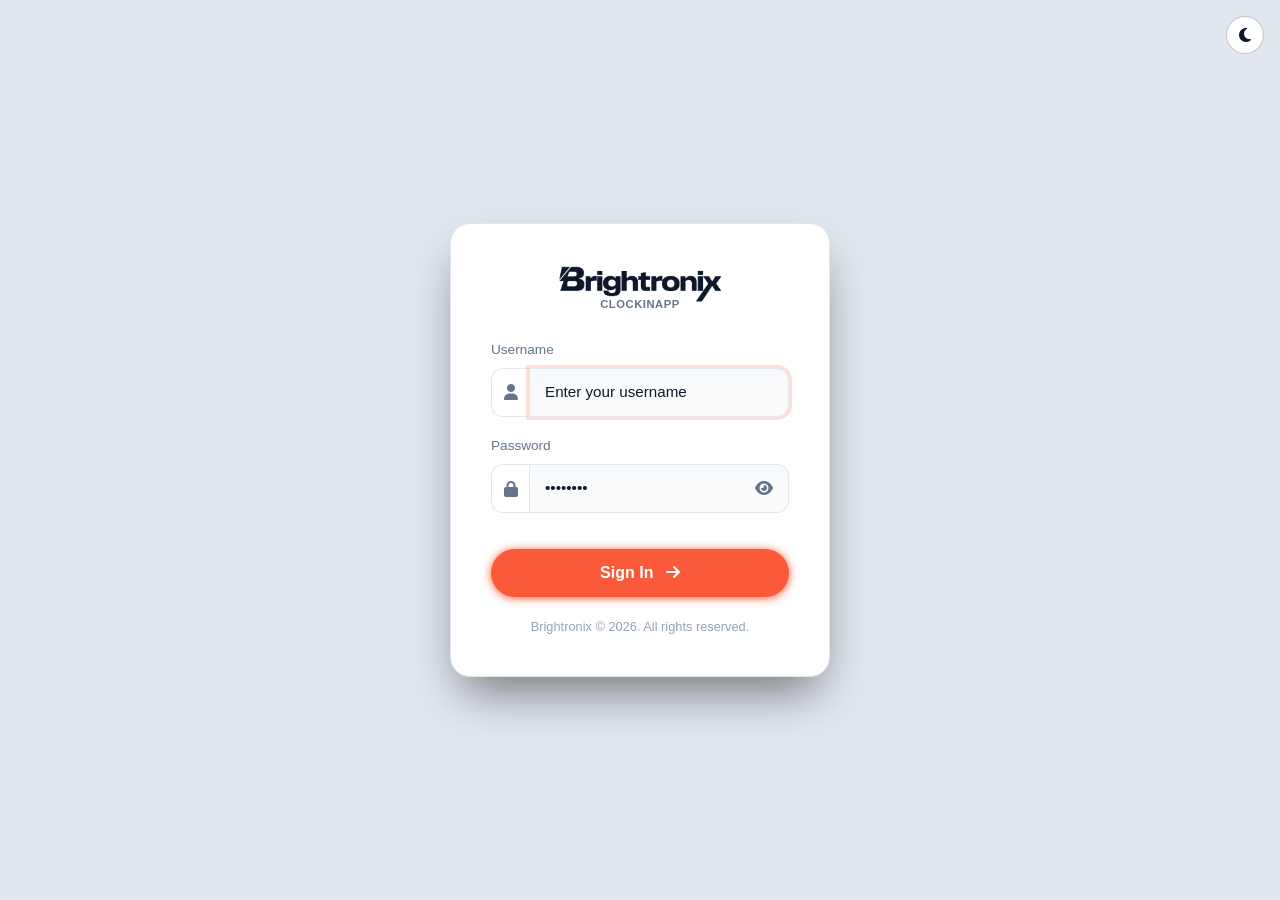
<file: pages/index.html>
<!DOCTYPE html>
<html lang="es">

<head>
    <meta charset="UTF-8" />
    <meta name="viewport" content="width=device-width, initial-scale=1.0" />
    <title>QR App - Asistencia</title>
    <script>
        (function () {
            var key = 'clockinapp_theme';
            var saved = localStorage.getItem(key);
            var prefersDark = window.matchMedia && window.matchMedia('(prefers-color-scheme: dark)').matches;
            var theme = saved || (prefersDark ? 'dark' : 'light');
            document.documentElement.setAttribute('data-theme', theme);
        })();
    </script>
    <link rel="stylesheet" href="../assets/css/global_login.css" />
    <link rel="stylesheet" href="../assets/css/index_login.css" />
    <link rel="stylesheet" href="../assets/css/modern_theme.css" />
</head>

<body>
    <div class="container">
        <h1>Cargando...</h1>
        <p>Redirigiendo al formulario de inicio de sesión.</p>
    </div>
    <script>
        // Redirect to login page (absolute path)
    window.location.href = 'login/login.html';
    </script>
</body>

</html>
</file>
<file: assets/css/global_login.css>
/* Sidebar */
.sidebar {
    width: 250px;
    background-color: var(--dark-color, var(--clr-1d1d1d));
    color: white;
    padding: 20px;
    min-height: 100vh;
    position: fixed;
    top: 0;
    left: 0;
    transform: translateX(0);
    transition: transform 0.3s ease-in-out;
    z-index: 1000;
}

.sidebar h2 {
    text-align: center;
    margin-bottom: 20px;
    color: var(--primary-color, var(--clr-e63946));
}

.sidebar ul {
    list-style: none;
    padding: 0;
    margin: 0;
}

.sidebar ul li {
    margin-bottom: 15px;
}

.sidebar ul li a {
    color: white;
    text-decoration: none;
    display: block;
    padding: 10px;
    border-radius: 5px;
    transition: background 0.3s ease;
}

.sidebar ul li a:hover {
    background: var(--clr-rgba-230-57-70-0-7);
}

/* Botón de abrir sidebar */
.open-sidebar-button {
    background: var(--primary-color, var(--clr-e63946));
    color: white;
    border: none;
    padding: 8px 12px;
    border-radius: 5px;
    font-size: 22px;
    cursor: pointer;
    display: none; /* se muestra solo en móvil */
    flex-shrink: 0;
}

/* Botón de cerrar sidebar */
.close-sidebar-button {
    position: absolute;
    top: 15px;
    right: 15px;
    background: transparent;
    border: none;
    font-size: 26px;
    color: white;
    cursor: pointer;
    z-index: 1101;
}

/* Backdrop (fondo oscuro al abrir en móvil) */
.sidebar-backdrop {
    display: none;
    position: fixed;
    top: 0;
    left: 0;
    width: 100%;
    height: 100%;
    background: var(--clr-rgba-0-0-0-0-5);
    z-index: 900;
}

/* Main content */
.main-content {
    margin-left: 250px;
    padding: 20px;
    transition: margin-left 0.3s ease-in-out;
}

/* Mobile */
@media (max-width: 768px) {
    .sidebar {
        transform: translateX(-100%);
    }

    .sidebar.open {
        transform: translateX(0);
    }

    .open-sidebar-button {
        display: block;
    }

    .main-content {
        margin-left: 0;
    }

    .sidebar-backdrop.active {
        display: block;
    }
}
</file>
<file: assets/css/index_login.css>
:root {
    /* Paleta Dark Mode (Deep Matte) de style.css */
    --bg-body: #1b212d;
    --bg-card: #242a38;
    --bg-input: #151a23;
    --primary: #fb5a3a;
    --primary-hover: #e14e32;
    --text-white: #ffffff;
    --text-gray: #94a3b8;
    --text-muted: #58657a;
    --border-subtle: #2f384a;
    --radius-box: 20px;
}

html[data-theme="light"] {
    --bg-body: #e2e8f0;
    --bg-card: #ffffff;
    --bg-input: #f8fafc;
    --text-white: #0f172a;
    --text-gray: #64748b;
    --text-muted: #94a3b8;
    --border-subtle: #e2e8f0;
}

* {
    margin: 0;
    padding: 0;
    box-sizing: border-box;
}

body {
    background: var(--bg-body) !important;
    color: var(--text-white);
    font-family: 'Poppins', sans-serif;
    height: 100vh;
    display: flex;
    justify-content: center;
    align-items: center;
    margin: 0;
    transition: background-color 0.3s ease, color 0.3s ease;
}

html[data-theme="light"] .form-control,
html[data-theme="light"] .btn-eye { 
    background: var(--bg-input); 
    color: #0f172a; 
    border-color: var(--border-subtle); 
}

.login-theme-toggle {
    position: fixed; top: 16px; right: 16px; width: 38px; height: 38px; border-radius: 999px;
    border: 1px solid rgba(255,255,255,0.2); background: rgba(17,24,39,.92); color: #fff;
    display: flex; align-items: center; justify-content: center; cursor: pointer;
    z-index: 1000;
}

html[data-theme="light"] .login-theme-toggle { 
    border-color: rgba(15,23,42,0.25); background: #fff; color: #0f172a; 
}

.login-wrapper {
    width: 100%;
    max-width: 420px;
    padding: 20px;
}

.login-card {
    background: var(--bg-card);
    border-radius: var(--radius-box);
    padding: 40px;
    border: 1px solid var(--border-subtle);
    box-shadow: 0 25px 50px -12px rgba(0, 0, 0, 0.5);
}

.brand {
    display: flex;
    align-items: center;
    justify-content: center;
    gap: 12px;
    font-size: 1.5rem;
    font-weight: 700;
    margin-bottom: 30px;
    color: white;
}

.brand-icon {
    width: 40px; height: 40px;
    background: var(--primary);
    border-radius: 12px;
    display: flex; align-items: center; justify-content: center;
    box-shadow: 0 4px 15px rgba(99, 102, 241, 0.4);
}

.form-label {
    color: var(--text-gray) !important;
    font-size: 0.85rem;
    font-weight: 500;
    margin-bottom: 8px;
}

.form-control {
    background: var(--bg-input);
    border: 1px solid var(--border-subtle);
    border-radius: 12px;
    color: var(--text-white) !important;
    padding: 12px 15px;
    font-size: 0.95rem;
}

.form-control:focus {
    background: var(--bg-input);
    color: var(--text-white);
    border-color: var(--primary);
    box-shadow: 0 0 0 3px rgba(251, 90, 58, 0.2);
    z-index: 2;
}

.form-control:-webkit-autofill,
.form-control:-webkit-autofill:hover, 
.form-control:-webkit-autofill:focus {
    -webkit-text-fill-color: var(--text-white) !important;
    -webkit-box-shadow: 0 0 0px 1000px var(--bg-input) inset !important;
    transition: background-color 5000s ease-in-out 0s;
}

.btn-eye {
    background: var(--bg-input);
    border: 1px solid var(--border-subtle);
    border-left: 0;
    color: var(--text-gray) !important;
    border-radius: 0 12px 12px 0;
    padding: 0 15px;
    transition: 0.2s;
}

.btn-eye:hover {
    background: var(--bg-body);
    color: white;
    border-color: var(--border-subtle);
}

.input-group-text i {
    color: var(--text-gray) !important;
}

.form-control::placeholder {
    color: var(--text-gray) !important;
    opacity: 1;
}

.btn-login {
    background: var(--primary);
    color: white;
    padding: 12px;
    border-radius: 50px;
    font-weight: 600;
    border: none;
    width: 100%;
    margin-top: 20px;
    transition: 0.3s;
    box-shadow: 0 1px 10px var(--primary);
}

.btn-login:hover {
    background: var(--primary-hover);
    transform: translateY(-2px);
}

#loginMessage:not(:empty) {
    background: rgba(239, 68, 68, 0.1);
    border: 1px solid rgba(239, 68, 68, 0.2);
    color: #fca5a5;
    border-radius: 10px;
    font-size: 0.9rem;
    padding: 8px;
    margin-bottom: 24px;
}

html[data-theme="light"] #loginMessage:not(:empty) {
    background: #fee2e2;
    border-color: #fca5a5;
    color: #b91c1c;
}

.footer-text {
    text-align: center;
    margin-top: 20px;
    font-size: 0.8rem;
    color: var(--text-muted);
}

.logo-container {
    display: flex;
    flex-direction: column;
    align-items: center;
    margin-bottom: 1.5rem;
}

.logo-full {
    height: 2.5rem;
    width: 220px;
    background-color: var(--text-white);
    -webkit-mask: url("../logo-text.png") no-repeat center;
    mask: url("../logo-text.png") no-repeat center;
    -webkit-mask-size: contain;
    mask-size: contain;
    background-size: contain;
    background-repeat: no-repeat;
    background-position: center;
    transition: all 0.3s ease;
}

.app-subtitle {
    font-size: 0.7rem;
    color: var(--text-gray);
    font-weight: 700;
    letter-spacing: 0.05em;
    text-transform: uppercase;
    margin-top: -0.5rem;
    margin-left: 0;
}
</file>
<file: assets/css/modern_theme.css>
/* modern_theme.css - theme system (dark/light) */
html[data-theme="dark"] {
    /* Brightronix Dark Palette */
    --bg-body: #1b212d;
    --bg-card: #242a38;
    --bg-input: #1e2432;
    --primary: #fb5a3a;
    --primary-hover: #e14e32;
    --text-white: #ffffff;
    --text-gray: #94a3b8;
    --text-muted: #58657a;
    --border-subtle: #2f384a;
    --radius-box: 20px;

    --clr-000: #000;
    --primary-color: var(--primary);
    --primary-dark-color: var(--primary-hover);
    --background-color: var(--bg-body);
    --card-background: var(--bg-card);
    --border-color: var(--border-subtle);
    --dark-color: var(--bg-input);
    --light-color: #3b4458;
    --text-color: var(--text-white);
    --success-color: var(--clr-59e2a8);
    --danger-color: var(--clr-ff8a97);
    --sidebar-active-text: #ffffff;
    --sidebar-link-text: var(--text-gray);
    --bg-app: var(--bg-body);
    --bg-panel: var(--bg-card);
    --shadow-card: 0 25px 50px -12px rgba(0, 0, 0, 0.5);
    --clr-0056b3: #0056b3;
    --clr-007bff: #007bff;
    --clr-121a2f: #121a2f;
    --clr-121b31: #121b31;
    --clr-131d34: #131d34;
    --clr-1a2238: #1a2238;
    --clr-1a2740: #1a2740;
    --clr-1b243a: #1b243a;
    --clr-1c2742: #1c2742;
    --clr-1d1d1d: #1d1d1d;
    --clr-1e2840: #1e2840;
    --clr-1f2941: #1f2941;
    --clr-212529: #212529;
    --clr-212d49: #212d49;
    --clr-222: #222;
    --clr-232d46: #232d46;
    --clr-232e4a: #232e4a;
    --clr-26314c: #26314c;
    --clr-28a745: #28a745;
    --clr-2b3654: #2b3654;
    --clr-2b3757: #2b3757;
    --clr-2ecc71: #2ecc71;
    --clr-333: #333;
    --clr-3498db: #3498db;
    --clr-3c4869: #3c4869;
    --clr-444: #444;
    --clr-445377: #445377;
    --clr-46d59b: #46d59b;
    --clr-555: #555;
    --clr-59e2a8: #59e2a8;
    --clr-5ca7ff: #5ca7ff;
    --clr-666: #666;
    --clr-7fbde4: #7fbde4;
    --clr-856404: #856404;
    --clr-95a5a6: #95a5a6;
    --clr-9fb0cd: #9fb0cd;
    --clr-a0a8a9: #a0a8a9;
    --clr-aa4252: #aa4252;
    --clr-aaa: #aaa;
    --clr-add: #add;
    --clr-b57cdb: #b57cdb;
    --clr-c62828: #c62828;
    --clr-ccc: #ccc;
    --clr-d1dcf8: #d1dcf8;
    --clr-d8e0f4: #d8e0f4;
    --clr-dbe4fb: #dbe4fb;
    --clr-dc3545: #dc3545;
    --clr-ddd: #ddd;
    --clr-e63946: #e63946;
    --clr-e6e6e6: #e6e6e6;
    --clr-e74c3c: #e74c3c;
    --clr-e7edff: #e7edff;
    --clr-e98a82: #e98a82;
    --clr-eaf0ff: #eaf0ff;
    --clr-eef2ff: #eef2ff;
    --clr-f1f1f1: #f1f1f1;
    --clr-f39c12: #f39c12;
    --clr-f4cf5d: #f4cf5d;
    --clr-f4f6f9: #f4f6f9;
    --clr-f4f7ff: #f4f7ff;
    --clr-f8f9fa: #f8f9fa;
    --clr-ff6247: #ff6247;
    --clr-ff7a5f: #ff7a5f;
    --clr-ff7b62: #ff7b62;
    --clr-ff815f: #ff815f;
    --clr-ff8a97: #ff8a97;
    --clr-ff8d74: #ff8d74;
    --clr-ffc107: #ffc107;
    --clr-fff: #fff;
    --clr-rgba-0-0-0-0-05: rgba(0,0,0,0.05);
    --clr-rgba-0-0-0-0-2: rgba(0,0,0,0.2);
    --clr-rgba-0-0-0-0-3: rgba(0,0,0,0.3);
    --clr-rgba-0-0-0-0-5: rgba(0,0,0,0.5);
    --clr-rgba-0-0-0-0-7: rgba(0,0,0,0.7);
    --clr-rgba-149-165-166-0-15: rgba(149, 165, 166, 0.15);
    --clr-rgba-149-165-166-0-2: rgba(149, 165, 166, 0.2);
    --clr-rgba-154-180-223-0-28: rgba(154, 180, 223, 0.28);
    --clr-rgba-154-180-223-0-35: rgba(154, 180, 223, 0.35);
    --clr-rgba-155-89-182-0-2: rgba(155, 89, 182, 0.2);
    --clr-rgba-159-176-205-0-16: rgba(159, 176, 205, 0.16);
    --clr-rgba-159-176-205-0-2: rgba(159, 176, 205, 0.2);
    --clr-rgba-159-176-205-0-22: rgba(159, 176, 205, 0.22);
    --clr-rgba-19-30-52-0-65: rgba(19, 30, 52, 0.65);
    --clr-rgba-20-30-50-0-55: rgba(20, 30, 50, 0.55);
    --clr-rgba-230-57-70-0-7: rgba(230,57,70,0.7);
    --clr-rgba-231-76-60-0-2: rgba(231, 76, 60, 0.2);
    --clr-rgba-231-76-60-0-3: rgba(231, 76, 60, 0.3);
    --clr-rgba-231-76-60-0-35: rgba(231, 76, 60, 0.35);
    --clr-rgba-231-76-60-0-5: rgba(231, 76, 60, 0.5);
    --clr-rgba-243-156-18-0-2: rgba(243, 156, 18, 0.2);
    --clr-rgba-243-156-18-0-3: rgba(243, 156, 18, 0.3);
    --clr-rgba-255-98-71-0-18: rgba(255, 98, 71, 0.18);
    --clr-rgba-255-255-255-0-05: rgba(255,255,255,0.05);
    --clr-rgba-255-255-255-0-1: rgba(255,255,255,0.1);
    --clr-rgba-255-255-255-0-15: rgba(255,255,255,0.15);
    --clr-rgba-255-255-255-0-2: rgba(255,255,255,0.2);
    --clr-rgba-255-255-255-0-5: rgba(255,255,255,0.5);
    --clr-rgba-255-255-255-0-6: rgba(255,255,255,0.6);
    --clr-rgba-255-255-255-0-7: rgba(255,255,255,0.7);
    --clr-rgba-255-255-255-0-8: rgba(255,255,255,0.8);
    --clr-rgba-29-39-63-0-96: rgba(29, 39, 63, 0.96);
    --clr-rgba-39-50-78-0-94: rgba(39, 50, 78, 0.94);
    --clr-rgba-46-204-113-0-2: rgba(46, 204, 113, 0.2);
    --clr-rgba-46-204-113-0-3: rgba(46, 204, 113, 0.3);
    --clr-rgba-46-204-113-0-35: rgba(46, 204, 113, 0.35);
    --clr-rgba-46-204-113-0-5: rgba(46, 204, 113, 0.5);
    --clr-rgba-52-152-219-0-2: rgba(52, 152, 219, 0.2);
    --clr-rgba-6-10-22-0-35: rgba(6, 10, 22, 0.35);
    --clr-rgba-6-10-22-0-4: rgba(6, 10, 22, 0.4);
    --clr-rgba-9-14-24-0-72: rgba(9, 14, 24, 0.72);
    --clr-rgba-92-167-255-0-08: rgba(92, 167, 255, 0.08);
    --clr-rgba-92-167-255-0-15: rgba(92, 167, 255, 0.15);
    --clr-rgba-92-167-255-0-35: rgba(92, 167, 255, 0.35);
    --clr-rgba-92-167-255-0-55: rgba(92, 167, 255, 0.55);
}

html[data-theme="light"] {
    /* Brightronix Light Palette */
    --bg-body: #e2e8f0;
    --bg-card: #ffffff;
    --bg-input: #f8fafc;
    --primary: #fb5a3a;
    --primary-hover: #e14e32;
    --text-white: #0f172a;
    --text-gray: #64748b;
    --text-muted: #94a3b8;
    --border-subtle: #cbd5e1;
    --radius-box: 20px;

    --clr-121a2f: var(--bg-body);
    --primary-color: var(--primary);
    --primary-dark-color: var(--primary-hover);
    --background-color: var(--bg-body);
    --card-background: var(--bg-card);
    --border-color: var(--border-subtle);
    --dark-color: var(--bg-input);
    --light-color: #edf2f7;
    --text-color: var(--text-white);
    --success-color: #15803d;
    --danger-color: #b91c1c;
    --sidebar-active-text: var(--text-white);
    --sidebar-link-text: var(--text-gray);
    --bg-app: var(--bg-body);
    --bg-panel: var(--bg-card);
    --shadow-card: 0 14px 30px rgba(15, 23, 42, 0.08);
    --clr-1f2941: #ffffff;
    --clr-26314c: #ffffff;
    --clr-2b3654: #edf2f7;
    --clr-232d46: #ffffff;
    --clr-1b243a: #ffffff;
    --clr-1a2238: #e2e8f0;
    --clr-1c2742: #f7f8fa;
    --clr-29-39-63: #ffffff;
    --clr-121b31: #ffffff;
    --clr-131d34: #ffffff;
    --clr-212d49: #ffffff;
    --clr-232e4a: #ffffff;
    --clr-1e2840: #ffffff;
    --clr-eef2ff: #1a202c;
    --clr-e7edff: #1a202c;
    --clr-eaf0ff: #1a202c;
    --clr-f4f7ff: #1a202c;
    --clr-dbe4fb: #1a202c;
    --clr-d8e0f4: #4a5568;
    --clr-9fb0cd: #4a5568;
    --clr-d1dcf8: #4a5568;
    --clr-e6e6e6: #4a5568;
    --clr-333: #1a202c;
    --clr-222: #1a202c;
    --clr-444: #4a5568;
    --clr-555: #4a5568;
    --clr-666: #4a5568;
    --clr-aaa: #6b7280;
    --clr-add: #4a5568;
    --clr-ccc: #d1d5db;
    --clr-ddd: #e2e8f0;
    --clr-f1f1f1: #edf2f7;
    --clr-f4f6f9: #f7f8fa;
    --clr-f8f9fa: #edf2f7;
    --clr-fff: #ffffff;
    --clr-rgba-159-176-205-0-2: rgba(148, 163, 184, 0.35);
    --clr-rgba-159-176-205-0-16: rgba(148, 163, 184, 0.3);
    --clr-rgba-159-176-205-0-22: rgba(148, 163, 184, 0.4);
    --clr-rgba-154-180-223-0-28: rgba(148, 163, 184, 0.45);
    --clr-rgba-154-180-223-0-35: rgba(148, 163, 184, 0.45);
    --clr-rgba-39-50-78-0-94: rgba(255,255,255,0.95);
    --clr-rgba-29-39-63-0-96: rgba(255,255,255,0.98);
    --clr-rgba-20-30-50-0-55: rgba(226,232,240,0.8);
    --clr-rgba-19-30-52-0-65: rgba(226,232,240,0.75);
    --clr-rgba-9-14-24-0-72: rgba(15,23,42,0.35);
    --clr-rgba-255-255-255-0-05: rgba(15,23,42,0.05);
    --clr-rgba-255-255-255-0-1: rgba(15,23,42,0.08);
    --clr-rgba-255-255-255-0-15: rgba(15,23,42,0.12);
    --clr-rgba-255-255-255-0-2: rgba(15,23,42,0.15);
    --clr-rgba-255-255-255-0-5: rgba(15,23,42,0.25);
    --clr-rgba-255-255-255-0-6: rgba(15,23,42,0.3);
    --clr-rgba-255-255-255-0-7: rgba(15,23,42,0.35);
    --clr-rgba-255-255-255-0-8: rgba(15,23,42,0.4);
    --clr-rgba-0-0-0-0-3: rgba(15,23,42,0.15);
    --clr-rgba-0-0-0-0-5: rgba(15,23,42,0.2);
    --clr-rgba-0-0-0-0-7: rgba(15,23,42,0.28);
    --clr-3c4869: #cbd5e1;
    --clr-2b3757: #edf2f7;
    --clr-445377: #64748b;
    --clr-aa4252: #dc3545;
}

:root {
    --accent-primary: var(--primary);
    --accent-primary-hover: var(--primary-hover);
    --accent-danger: var(--clr-e63946);
    --radius-sm: 10px;
    --radius-md: 14px;
    --radius-lg: 20px;
    --shadow-soft: 0 10px 25px rgba(0,0,0,0.15);
    --shadow-focus: 0 0 0 3px rgba(251, 90, 58, 0.2);
    --content-max: 1100px;
    --scan-max: 700px;
    --bg-app: var(--clr-121a2f);
    --bg-panel: var(--clr-rgba-29-39-63-0-96);
    --border-subtle: var(--clr-rgba-159-176-205-0-2);
    --shadow-card: 0 14px 34px var(--clr-rgba-6-10-22-0-35);
}

html,
body,
body *,
body *::before,
body *::after {
    transition: background-color 0.3s ease, color 0.3s ease, border-color 0.3s ease;
}

* {
    scrollbar-color: var(--clr-3c4869) var(--clr-1a2238);
}

::-webkit-scrollbar {
    width: 10px;
    height: 10px;
}

::-webkit-scrollbar-track {
    background: var(--clr-1a2238);
}

::-webkit-scrollbar-thumb {
    background: var(--clr-3c4869);
    border-radius: var(--radius-sm);
}

body {
    color: var(--text-white);
    background: var(--bg-body);
    font-family: 'Outfit', 'Poppins', sans-serif;
}

.sidebar {
    background: var(--bg-panel);
    border-right: 1px solid var(--border-subtle);
    box-shadow: var(--shadow-soft);
}

#timer-display {
    border: 1px solid var(--clr-rgba-159-176-205-0-2);
    background: var(--clr-rgba-20-30-50-0-55);
}

#timer-clock { color: var(--clr-46d59b); }

.sidebar ul li a {
    color: var(--text-gray);
    border: 1px solid transparent;
    border-radius: var(--radius-sm);
}

.sidebar ul li a:hover,
.sidebar ul li a.active {
    color: var(--text-white);
    background: var(--bg-input);
    border-color: var(--border-subtle);
}

section,
.qr-scanner-section,
.records-section,
.dashboard-section,
.admin-tools-section,
.users-section {
    background: var(--bg-card);
    border: 1px solid var(--border-subtle);
    border-radius: var(--radius-lg);
    box-shadow: var(--shadow-soft);
}

/* Scan section layout (mobile + desktop centered) */
.main-content {
    align-items: stretch;
}

#scan-section {
    width: 100%;
    max-width: none;
    flex: 1;
    min-height: calc(100vh - 70px);
    margin: 0;
    padding: 24px 14px;
    display: block;
    background: transparent !important;
    border: 0 !important;
    box-shadow: none !important;
}

.scan-content-wrap {
    width: 100%;
    max-width: var(--scan-max);
    margin-inline: auto;
    display: flex;
    justify-content: center;
    align-items: flex-start;
    text-align: center;
}

.card-box.scan-center-card {
    width: 100%;
    max-width: var(--scan-max);
    margin-inline: auto;
    padding: clamp(24px, 4vw, 34px);
    border-radius: 1rem;
    border: 1px solid var(--border-subtle);
    box-shadow: var(--shadow-card);
    text-align: center;
    display: flex;
    flex-direction: column;
    align-items: center;
    gap: 10px;
    background: var(--bg-panel);
}

.scan-icon {
    width: 52px;
    height: 52px;
    border-radius: 14px;
    display: grid;
    place-items: center;
    color: var(--clr-ff8d74);
    background: var(--clr-rgba-255-98-71-0-18);
    border: 1px solid var(--clr-rgba-159-176-205-0-22);
}

.scan-icon svg {
    width: 28px;
    height: 28px;
    fill: currentColor;
}

#scan-section h3 {
    margin: 2px 0 0;
    font-size: clamp(1.8rem, 1.55rem + 1vw, 2.2rem);
    line-height: 1.1;
    font-weight: 800;
    color: var(--clr-fff);
}

#start-scanner-button {
    width: 100%;
    max-width: 100%;
    min-height: 54px;
    padding: 12px 18px;
    border-radius: 12px;
    font-size: 1.05rem;
    font-weight: 700;
}

#scan-result {
    margin: 2px 0 0;
    font-size: 0.98rem;
    color: var(--clr-rgba-255-255-255-0-8);
}

#register-message {
    margin: 0;
    font-size: 0.95rem;
}

#scanner-container {
    width: 100%;
    max-width: 100%;
    margin: 15px 0 0;
    border-radius: 14px;
    overflow: hidden;
    display: flex;
    justify-content: center;
    align-items: center;
}

#qr-video {
    width: 100%;
    height: auto;
    max-height: 60vh;
    display: block;
    object-fit: cover;
}

html[data-theme="light"] .scan-center-card {
    background: #ffffff;
    border-color: #e2e8f0;
    box-shadow: 0 14px 30px rgba(15, 23, 42, 0.12);
}

html[data-theme="light"] #scan-section h3 {
    color: #1e293b;
}

html[data-theme="light"] #scan-result,
html[data-theme="light"] #register-message {
    color: #64748b;
}

html[data-theme="light"] .scan-icon {
    background: rgba(249, 115, 22, 0.12);
    border-color: rgba(249, 115, 22, 0.26);
    color: #f97316;
}

h3, h4 { color: var(--text-white); }
label { color: var(--text-gray); font-size: 0.85rem; font-weight: 500; }

input, select, textarea {
    color: var(--text-white) !important;
    background: var(--bg-input) !important;
    border: 1px solid var(--border-subtle) !important;
    border-radius: 12px;
    padding: 12px 15px;
}

textarea {
    resize: none;
    overflow: hidden;
}

input::placeholder, textarea::placeholder { color: var(--text-muted) !important; opacity: 1; }

select option { color: var(--text-white); background-color: var(--bg-input); }

input:focus,
select:focus,
textarea:focus {
    outline: none;
    border-color: var(--clr-5ca7ff);
    box-shadow: var(--shadow-focus);
}

/* Custom SVG icons for temporal inputs (date/time/datetime-local) */
.temporal-input-wrap {
    position: relative;
    display: block;
    width: 100%;
}

.temporal-input-wrap > input[type="date"],
.temporal-input-wrap > input[type="time"],
.temporal-input-wrap > input[type="datetime-local"] {
    width: 100%;
    padding-right: 42px;
}

.temporal-input-icon {
    position: absolute;
    right: 12px;
    top: 50%;
    width: 18px;
    height: 18px;
    transform: translateY(-50%);
    color: var(--clr-rgba-255-255-255-0-6);
    pointer-events: none;
    transition: color 0.18s ease, filter 0.18s ease;
}

.temporal-input-icon svg {
    width: 100%;
    height: 100%;
    display: block;
}

.temporal-input-wrap:hover .temporal-input-icon,
.temporal-input-wrap:focus-within .temporal-input-icon {
    color: var(--clr-eef2ff);
    filter: drop-shadow(0 0 5px rgba(92, 167, 255, 0.35));
}

.temporal-input-wrap > input[type="date"]::-webkit-calendar-picker-indicator,
.temporal-input-wrap > input[type="time"]::-webkit-calendar-picker-indicator,
.temporal-input-wrap > input[type="datetime-local"]::-webkit-calendar-picker-indicator {
    opacity: 0;
    cursor: pointer;
    position: absolute;
    right: 0;
    width: 42px;
    height: 100%;
}

html[data-theme="light"] .temporal-input-icon {
    color: #64748b;
}

html[data-theme="light"] .temporal-input-wrap:hover .temporal-input-icon,
html[data-theme="light"] .temporal-input-wrap:focus-within .temporal-input-icon {
    color: #1f2937;
    filter: none;
}

/* Wrappers para tablas responsivas (evita overflow de columnas) */
.table-responsive {
    width: 100%;
    overflow-x: auto;
    -webkit-overflow-scrolling: touch;
    border-radius: var(--radius-lg);
    border: 1px solid var(--border-subtle);
    background: var(--bg-card);
}

.table-responsive table {
    border: none !important;
    border-radius: 0 !important;
    margin: 0;
    overflow: visible !important; /* Permite que el 'sticky' se ancle al contenedor con scroll */
}

/* Forzar scroll si las columnas son muchas en desktop/tablet */
#absence-records-section .table-responsive table { min-width: 950px; }
#report-absence-section .table-responsive table { min-width: 650px; }

#absence-records-section .table-responsive th {
    position: sticky;
    top: 0;
    z-index: 10;
    background: var(--bg-input) !important;
    box-shadow: 0 1px 0 var(--border-subtle);
}

table {
    width: 100%;
    border-collapse: separate;
    border-spacing: 0;
    background: var(--bg-card);
    border: 1px solid var(--border-subtle);
    border-radius: var(--radius-lg);
    overflow: hidden;
}

#records-section table {
    table-layout: fixed;
}

#records-section th,
#records-section td {
    vertical-align: middle;
}

#records-section td[data-label="Date"],
#records-section td[data-label="Original Time"],
#records-section td[data-label="Rounded Time"],
#records-section td[data-label="Type"],
#records-section td[data-label="Status"],
#records-section td[data-label="Work Duration (hours)"],
#records-section td[data-label="Lunch Duration (hours)"] {
    white-space: nowrap;
}

#records-section td[data-label="Location"] {
    white-space: nowrap;
    overflow: hidden;
    text-overflow: ellipsis;
}

#records-section td[data-label="Project"] {
    word-break: break-word;
}

#records-section td[data-label="Actions"] {
    white-space: normal;
}

#records-section td[data-label="Actions"] button {
    display: flex;
    align-items: center;
    justify-content: center;
    width: 100%;
    min-width: 86px;
    margin: 0 0 8px;
}

#records-section td[data-label="Actions"] button:last-child {
    margin-bottom: 0;
}

@media (min-width: 577px) {
    .table-responsive table th,
    .table-responsive table td {
        text-align: center;
    }
    .table-responsive td[data-label="Actions"] .table-actions,
    .table-responsive td[data-label="Actions"] .absence-actions-cell {
        justify-content: center;
    }
}

table th {
    background: var(--bg-input);
    color: var(--text-gray);
    font-weight: 600;
    text-transform: uppercase;
    font-size: 0.75rem;
    padding: 18px 25px;
    border-bottom: 1px solid var(--border-subtle);
}

/* ==========================================================================
   FLATPICKR CUSTOM THEME (CALENDAR & TIME)
   ========================================================================== */
.flatpickr-calendar {
    width: min(308px, calc(100vw - 24px)) !important;
    background: var(--bg-card) !important;
    border: 1px solid var(--border-subtle) !important;
    box-shadow: 0 10px 30px -5px rgba(0, 0, 0, 0.5) !important;
    border-radius: 12px !important;
    font-family: 'Outfit', 'Poppins', sans-serif !important;
    padding: 5px;
    z-index: 100010 !important;
    overflow: visible !important;
}
.flatpickr-months .flatpickr-month, 
.flatpickr-current-month .flatpickr-monthDropdown-months,
.flatpickr-current-month input.cur-year,
.flatpickr-months .flatpickr-prev-month, .flatpickr-months .flatpickr-next-month {
    color: var(--text-white) !important;
    fill: var(--text-white) !important;
}
.flatpickr-monthDropdown-months {
    background: var(--bg-card) !important;
    color: var(--text-white) !important;
    font-size: 0.85rem !important;
    font-weight: 600 !important;
}
.flatpickr-monthDropdown-month { background: var(--bg-card); color: var(--text-white); }
.cur-year-select {
    background: transparent !important; color: var(--text-white) !important;
    font-size: 0.85rem !important; font-weight: 600 !important;
    border: none !important; cursor: pointer; padding: 0 5px;
}
.cur-year-select option { background: var(--bg-card); color: var(--text-white); }
.flatpickr-current-month { display: flex !important; align-items: center; justify-content: center; gap: 4px; }
.flatpickr-current-month input.cur-year { font-size: 0.85rem !important; font-weight: 600 !important; text-align: center; }
.flatpickr-weekdays, span.flatpickr-weekday { color: var(--text-gray) !important; font-size: 0.75rem !important; }
.flatpickr-weekdays,
.flatpickr-days,
.dayContainer {
    width: 100% !important;
    min-width: 100% !important;
    max-width: 100% !important;
}
.flatpickr-weekday,
.flatpickr-day {
    flex: 0 0 14.285714% !important;
    max-width: 14.285714% !important;
}
.flatpickr-day {
    color: var(--text-white) !important; font-size: 0.85rem !important;
    border-radius: 6px !important; height: 36px !important; line-height: 36px !important;
}
.flatpickr-day:hover { background: var(--bg-input) !important; border-color: var(--border-subtle) !important; }
.flatpickr-day.selected, .flatpickr-day.selected:hover, .flatpickr-day.selected:focus { background: var(--primary) !important; border-color: var(--primary) !important; color: white !important; }
.flatpickr-day.today { border-color: var(--primary) !important; }
.flatpickr-day.flatpickr-disabled { color: var(--text-muted) !important; }
.flatpickr-day.prevMonthDay, .flatpickr-day.nextMonthDay { opacity: 0.3 !important; }

.flatpickr-time { border-top: 1px solid var(--border-subtle) !important; }
.flatpickr-time input, .flatpickr-time .flatpickr-am-pm { color: var(--text-white) !important; font-family: 'Outfit', sans-serif; }
.flatpickr-time input:hover, .flatpickr-time .flatpickr-am-pm:hover, .flatpickr-time input:focus, .flatpickr-time .flatpickr-am-pm:focus { background: var(--bg-input) !important; }
.flatpickr-time .flatpickr-time-separator { color: var(--text-gray) !important; }

html[data-theme="light"] .flatpickr-calendar { box-shadow: 0 10px 30px -5px rgba(0, 0, 0, 0.1) !important; }
html[data-theme="light"] .flatpickr-day.selected { color: #ffffff !important; }

table td {
    padding: 20px 25px;
    color: var(--text-white);
    vertical-align: middle;
    border-bottom: 1px solid var(--border-subtle);
}

table tr:hover td { background-color: var(--bg-body); }
table tr:last-child td { border-bottom: none; }

.success-message { color: var(--success-color); }
.error-message { color: var(--danger-color); }

.modal { background-color: var(--clr-rgba-9-14-24-0-72); }
.modal-content {
    background: var(--clr-212d49);
    color: var(--clr-eaf0ff);
    border: 1px solid var(--clr-rgba-159-176-205-0-2);
}

#scanner-container {
    border: 1px dashed var(--clr-rgba-92-167-255-0-55);
    background: var(--clr-rgba-19-30-52-0-65);
}

.login-container {
    background: var(--bg-card);
    border: 1px solid var(--clr-rgba-159-176-205-0-2);
}

.login-container h1,
.login-container h2,
.login-subtitle,
.login-brand { color: var(--clr-fff); }

.login-container .input-group label { color: var(--clr-d8e0f4); }
.login-container .input-group input {
    background: var(--clr-131d34);
    color: var(--clr-f4f7ff);
    border-color: var(--clr-rgba-154-180-223-0-35);
}

.login-container button {
    background: var(--primary);
}

.main-content {
    display: flex;
    flex-direction: column;
    min-height: calc(100vh - 70px);
    width: calc(100% - 250px);
    align-items: stretch;
    position: relative;
}

.main-content > section {
    width: 100%;
    max-width: var(--content-max);
    margin-inline: auto;
}

.main-content > #scan-section {
    max-width: var(--content-max);
    margin-inline: auto;
}

.app-header {
    display: flex;
    align-items: center;
    gap: 12px;
    width: 100%;
    max-width: var(--content-max);
    align-self: center;
    margin: 0 auto 12px auto;
    padding: 10px 14px;
    border-radius: var(--radius-sm);
    border: 1px solid var(--clr-rgba-159-176-205-0-2);
    background: var(--clr-rgba-255-255-255-0-05);
    position: relative;
}

/* Corrección definitiva del Breadcrumb / Home */
.app-header > *:first-child,
.app-header > .open-sidebar-button + * {
    margin-right: auto !important;
    display: flex;
    align-items: center;
    gap: 8px;
    font-size: 1.15rem;
    font-weight: 600;
    margin-bottom: 0 !important;
    position: static !important; /* Arregla el bug de quedarse fijo al hacer scroll */
    transform: none !important;
}

.app-header > .open-sidebar-button {
    margin-right: 0 !important;
    flex-grow: 0 !important;
}

#header-profile-name {
    color: var(--clr-d8e0f4);
    font-weight: 600;
}

#theme-toggle {
    min-width: 42px;
    height: 38px;
    border: 1px solid var(--clr-rgba-159-176-205-0-2);
    background: var(--clr-rgba-255-255-255-0-1);
}

[data-tooltip] {
    position: relative;
}

[data-tooltip]:hover::after,
[data-tooltip]:hover::before {
    pointer-events: none;
    position: absolute;
    right: 0;
    z-index: 30;
}

[data-tooltip]:hover::after {
    content: attr(data-tooltip);
    top: calc(100% + 9px);
    white-space: nowrap;
    padding: 7px 10px;
    border-radius: 10px;
    font-size: 12px;
    font-weight: 600;
    border: 1px solid transparent;
    box-shadow: 0 10px 20px var(--clr-rgba-0-0-0-0-2);
}

[data-tooltip]:hover::before {
    content: "";
    top: calc(100% + 4px);
    width: 9px;
    height: 9px;
    transform: rotate(45deg);
    border: 1px solid transparent;
    border-right: 0;
    border-bottom: 0;
}

html[data-theme="dark"] [data-tooltip]:hover::after {
    background: var(--clr-1b243a);
    color: var(--clr-eef2ff);
    border-color: var(--clr-rgba-159-176-205-0-22);
}

html[data-theme="dark"] [data-tooltip]:hover::before {
    background: var(--clr-1b243a);
    border-color: var(--clr-rgba-159-176-205-0-22);
}

html[data-theme="light"] [data-tooltip]:hover::after {
    background: #1f2937;
    color: #f8fafc;
    border-color: rgba(15, 23, 42, 0.22);
    box-shadow: 0 10px 18px rgba(15, 23, 42, 0.22);
}

html[data-theme="light"] [data-tooltip]:hover::before {
    background: #1f2937;
    border-color: rgba(15, 23, 42, 0.22);
}

/* Hard override layer for readability across legacy CSS files */
html[data-theme="dark"] .sidebar {
    background: var(--bg-panel) !important;
    color: var(--text-white) !important;
}

html[data-theme="light"] .sidebar {
    background: var(--bg-panel) !important;
    color: var(--text-white) !important;
    border-right: 1px solid var(--border-subtle) !important;
}

html[data-theme="dark"] .sidebar ul li a,
html[data-theme="light"] .sidebar ul li a {
    color: var(--text-gray) !important;
}

html[data-theme="dark"] .sidebar ul li a:hover,
html[data-theme="dark"] .sidebar ul li a.active,
html[data-theme="light"] .sidebar ul li a:hover,
html[data-theme="light"] .sidebar ul li a.active {
    color: var(--text-white) !important;
    background: var(--bg-input) !important;
}

html[data-theme="dark"] label,
html[data-theme="dark"] p,
html[data-theme="dark"] td,
html[data-theme="dark"] th {
    color: var(--text-color);
}

html[data-theme="light"] label,
html[data-theme="light"] p,
html[data-theme="light"] td,
html[data-theme="light"] th {
    color: var(--text-color);
}

select,
select:focus,
input,
input:focus,
textarea,
textarea:focus {
    color: var(--text-color) !important;
    -webkit-text-fill-color: var(--text-color);
}

select option,
select option:checked,
select option:hover,
select option:focus {
    color: var(--text-color) !important;
    background-color: var(--card-background) !important;
}

/* Login-specific theme corrections */
html[data-theme="light"] body {
    background: var(--bg-body) !important;
    color: var(--text-white) !important;
}

html[data-theme="light"] .login-container {
    background: var(--bg-card) !important;
    border: 1px solid var(--border-subtle) !important;
    box-shadow: 0 25px 50px -12px rgba(0, 0, 0, 0.1) !important;
}

html[data-theme="light"] .login-container h1,
html[data-theme="light"] .login-container h2,
html[data-theme="light"] .login-brand,
html[data-theme="light"] .login-subtitle,
html[data-theme="light"] .login-container .input-group label {
    color: var(--text-white) !important;
}

html[data-theme="light"] .login-brand,
html[data-theme="light"] .login-subtitle {
    color: var(--text-gray) !important;
}

html[data-theme="light"] .login-container .input-group input {
    background: var(--bg-input) !important;
    color: var(--text-white) !important;
    border-color: var(--border-subtle) !important;
}

html[data-theme="light"] .login-container .input-group input::placeholder {
    color: var(--text-muted) !important;
}

html[data-theme="light"] .login-container .error-message {
    color: #b91c1c !important;
}

.dashboard-metrics {
    display: grid;
    grid-template-columns: repeat(auto-fit, minmax(220px, 1fr));
    gap: 16px;
    margin-bottom: 24px;
}

.box-card {
    background: var(--bg-card);
    border-radius: var(--radius-box);
    border: 1px solid var(--border-subtle);
    transition: 0.3s;
    padding: 20px;
}
.box-card:hover { transform: translateY(-3px); border-color: var(--primary); box-shadow: 0 12px 24px rgba(0,0,0,0.1); }

.stat-icon-bg {
    font-size: 3rem;
    position: absolute;
    right: -10px;
    bottom: -10px;
    opacity: 0.5 !important;
}

.stat-num {
    font-size: 2rem;
    font-weight: 700;
    color: var(--text-white);
    margin-bottom: 5px;
    line-height: 1.1;
}

.stat-label {
    font-size: 0.9rem;
    color: var(--text-gray);
    font-weight: 600;
}

.metric-card {
    display: flex;
    align-items: center;
    gap: 10px;
    padding: 12px;
    border-radius: 12px;
    border: 1px solid var(--clr-rgba-159-176-205-0-2);
    background: var(--clr-rgba-255-255-255-0-05);
    animation: metricIn .35s ease both;
}

@keyframes metricIn {
    from { opacity: 0; transform: translateY(8px); }
    to { opacity: 1; transform: translateY(0); }
}

.metric-icon { font-size: 1.4rem; }
.metric-label { font-size: .85rem; opacity: .9; }
.metric-value { font-size: 1.25rem; font-weight: 700; }

.notif-badge {
    margin-left: 6px;
    min-width: 18px;
    height: 18px;
    border-radius: 999px;
    display: inline-flex;
    align-items: center;
    justify-content: center;
    font-size: 11px;
    background: var(--accent-danger);
    color: #fff;
}

.notifications-panel {
    position: absolute;
    top: 48px;
    right: 0;
    width: min(360px, 90vw);
    max-height: 350px;
    overflow: auto;
    border: 1px solid var(--clr-rgba-159-176-205-0-2);
    border-radius: 10px;
    background: var(--card-background);
    box-shadow: var(--shadow-soft);
    z-index: 1200;
}

.notifications-panel-header { padding: 10px 12px; font-weight: 700; border-bottom: 1px solid var(--clr-rgba-159-176-205-0-2); }
#notifications-list { list-style: none; margin: 0; padding: 0; }
.notification-item { padding: 10px 12px; border-bottom: 1px solid var(--clr-rgba-159-176-205-0-16); cursor: pointer; }
.notification-item small { display: block; opacity: .7; margin-top: 4px; }
.notification-item.unread { background: var(--clr-rgba-92-167-255-0-08); }
.notification-item.read { opacity: .8; }

.attendance-tools-modern {
    display: flex;
    flex-wrap: wrap;
    align-items: center;
    justify-content: space-between;
    gap: 15px;
}

.attendance-filters {
    display: flex;
    flex-wrap: wrap;
    align-items: center;
    gap: 15px;
    flex: 1;
}

.search-wrapper {
    position: relative;
    flex: 1;
    min-width: 200px;
    max-width: 350px;
}

.search-wrapper i {
    position: absolute;
    left: 16px;
    top: 50%;
    transform: translateY(-50%);
    color: var(--text-gray);
    pointer-events: none;
}

.search-wrapper input {
    width: 100%;
    padding-left: 42px !important;
    border-radius: 50px !important;
    background: var(--bg-input) !important;
}

.attendance-filters select {
    border-radius: 50px !important;
    min-width: 200px;
}

.btn-success-outline {
    background: transparent !important;
    border: 1px solid var(--success-color) !important;
    color: var(--success-color) !important;
    box-shadow: none !important;
}

.btn-success-outline:hover {
    background: var(--success-color) !important;
    color: #fff !important;
    transform: translateY(-2px);
    box-shadow: 0 4px 12px rgba(89, 226, 168, 0.3) !important;
}

.attendance-action-area,
.attendance-filter-area {
    display: flex;
    align-items: center;
    flex-wrap: wrap;
    gap: 12px;
    width: 100%;
}

.attendance-action-area {
    justify-content: flex-end;
}

.attendance-action-area .admin-only:first-child {
    margin-right: auto;
}

.attendance-export-btn {
    min-width: 132px;
    box-shadow: none !important;
}

.attendance-export-btn.csv,
.attendance-export-btn.excel {
    background: transparent !important;
    border: 1px solid var(--success-color) !important;
    color: var(--success-color) !important;
}

.attendance-export-btn.pdf {
    background: transparent !important;
    border: 1px solid var(--danger-color) !important;
    color: var(--danger-color) !important;
}

.attendance-export-btn.csv:hover:not(:disabled),
.attendance-export-btn.excel:hover:not(:disabled) {
    background: var(--success-color) !important;
    color: #fff !important;
}

.attendance-export-btn.pdf:hover:not(:disabled) {
    background: var(--danger-color) !important;
    color: #fff !important;
}

.attendance-export-btn:disabled {
    cursor: not-allowed;
    opacity: 0.45;
}

.attendance-date-filter {
    display: flex;
    flex-direction: column;
    gap: 5px;
    color: var(--text-gray);
    font-size: 0.78rem;
    font-weight: 600;
    min-width: 165px;
}

.attendance-date-filter input {
    width: 100%;
    height: 42px;
    border-radius: 50px;
    background: var(--bg-input) !important;
}

.attendance-nav-modern {
    display: flex;
    flex-wrap: wrap;
    align-items: center;
    justify-content: space-between;
    gap: 15px;
}

.attendance-view-controls {
    display: flex;
    align-items: center;
    gap: 10px;
}

.attendance-calendar-wrap {
    overflow: visible;
    border: 1px solid var(--border-subtle);
    border-radius: 14px;
    background: var(--bg-card);
    box-shadow: none;
}

.attendance-calendar-grid {
    width: 100%;
    min-height: 120px;
    background: transparent;
}

/* Custom attendance matrix */
.attendance-calendar-grid {
    overflow: auto;
    position: relative;
    isolation: isolate;
    -ms-overflow-style: none;  /* IE and Edge */
    scrollbar-width: none;  /* Firefox */
}

/* Oculta la barra de scroll para Chrome, Safari y Opera */
.attendance-calendar-grid::-webkit-scrollbar {
    display: none;
}

.attendance-matrix {
    min-width: 680px;
    background: transparent;
}

.attendance-matrix-row {
    display: grid;
    grid-template-columns: 240px repeat(var(--attendance-days, 7), minmax(110px, 1fr));
}

.attendance-matrix-head {
    position: sticky;
    top: 0;
    z-index: 20;
    background: var(--bg-card);
}

.attendance-matrix-col {
    min-height: 52px;
    border-right: 1px solid var(--clr-rgba-159-176-205-0-16);
    border-bottom: 1px solid var(--clr-rgba-159-176-205-0-16);
}

.attendance-matrix-col-header {
    text-align: center;
    padding: 12px 6px;
    background: var(--bg-card);
    border-bottom: 2px solid var(--border-subtle) !important;
}

.attendance-matrix-date {
    font-weight: 700;
    color: var(--clr-eef2ff);
    letter-spacing: 0.02em;
}

.attendance-matrix-day {
    margin-top: 2px;
    font-size: 11px;
    text-transform: uppercase;
    letter-spacing: 0.08em;
    color: var(--clr-9fb0cd);
}

.attendance-matrix-employee,
.attendance-matrix-employee-head {
    position: sticky;
    left: 0;
    z-index: 7;
    display: flex;
    justify-content: center;
    align-items: center;
    padding: 0 14px;
    font-weight: 600;
    color: var(--clr-eef2ff);
    background: var(--bg-card);
    border-right: 1px solid var(--border-subtle);
    box-shadow: 4px 0 10px rgba(0, 0, 0, 0.08);
}

.attendance-matrix-employee-head {
    z-index: 21;
    border-bottom: 2px solid var(--border-subtle);
}

.attendance-matrix-body .attendance-matrix-row:hover .attendance-matrix-employee {
    background: var(--bg-body);
}

.attendance-matrix-cell,
button.attendance-matrix-cell {
    display: flex;
    align-items: center;
    justify-content: center;
    width: 100%;
    background: transparent !important;
    border: 0 !important;
    color: inherit;
    cursor: pointer;
    transition: background-color 0.14s ease;
    box-shadow: none !important;
    transform: none !important;
    border-radius: 0 !important;
    padding: 0 !important;
}

.attendance-matrix-cell:hover,
.attendance-matrix-cell:focus,
button.attendance-matrix-cell:hover,
button.attendance-matrix-cell:focus,
button.attendance-matrix-cell:disabled {
    transform: none !important;
    box-shadow: none !important;
    outline: none !important;
}

.attendance-matrix-cell:hover:not(:disabled) {
    background: var(--bg-input) !important;
}

.attendance-matrix-cell.is-empty {
    cursor: default;
}

.attendance-matrix-cell.is-empty:disabled {
    opacity: 0.8;
}

.attendance-chip {
    display: inline-flex;
    flex-direction: column;
    align-items: center;
    justify-content: center;
    min-width: 72px;
    min-height: 44px;
    padding: 6px 10px;
    gap: 2px;
    border-radius: 999px;
    border: 1px solid var(--clr-rgba-255-98-71-0-18);
    color: #fff;
    background: var(--primary);
    box-shadow: none;
    font-size: 11px;
    font-weight: 600;
    line-height: 1.1;
}

.attendance-chip-empty {
    border-color: transparent;
    background: transparent;
    box-shadow: none;
    color: var(--text-muted);
}

.attendance-matrix-col.is-today,
.attendance-matrix-cell.is-today {
    background-color: rgba(251, 90, 58, 0.05) !important;
    background-image: none !important;
}

.attendance-calendar-empty {
    padding: 18px;
    color: var(--clr-9fb0cd);
}

html[data-theme="light"] .attendance-calendar-wrap {
    border-color: #dbe3ef;
    background: var(--bg-card);
    box-shadow: 0 8px 20px rgba(15, 23, 42, 0.08);
}

html[data-theme="light"] #attendance-focus-date,
html[data-theme="light"] #attendance-view-mode {
    border-color: #d9dde3;
    background: #ffffff;
    color: #334155;
}

html[data-theme="light"] .attendance-matrix {
    background: var(--bg-card);
}

html[data-theme="light"] .attendance-matrix-col {
    border-right-color: #edf1f5;
    border-bottom-color: #edf1f5;
}

html[data-theme="light"] .attendance-matrix-col-header,
html[data-theme="light"] .attendance-matrix-employee,
html[data-theme="light"] .attendance-matrix-employee-head {
    color: #1f2937;
    background: #f8fafc;
}

html[data-theme="light"] .attendance-matrix-day {
    color: #64748b;
}

html[data-theme="light"] .attendance-matrix-cell {
    background: #ffffff;
}

html[data-theme="light"] .attendance-matrix-cell:hover:not(:disabled) {
    background: #f6f9ff;
}

.attendance-calendar-error {
    padding: 10px 12px;
    color: #475569;
    font-size: 13px;
}

.attendance-record-modal-content {
    max-width: 620px;
}

.attendance-confirm-modal-content {
    max-width: 460px;
}

.attendance-modal-feedback {
    margin: 6px 0 0;
    min-height: 18px;
    font-size: 0.84rem;
    color: var(--clr-9fb0cd);
}

.attendance-modal-feedback.success {
    color: var(--success-color);
}

.attendance-modal-feedback.error {
    color: var(--danger-color);
}

#attendance-record-modal-body {
    margin-top: 8px;
    display: grid;
    gap: 10px;
}

.attendance-record-group {
    border: 1px solid var(--border-subtle);
    border-radius: var(--radius-md);
    padding: 15px;
    background: var(--bg-input);
    margin-bottom: 12px;
}

.attendance-record-group h4 {
    margin: 0 0 12px;
    font-size: 1.05rem;
    color: var(--primary);
    font-weight: 600;
}

.attendance-record-row {
    display: grid;
    grid-template-columns: 170px 1fr;
    gap: 8px;
    padding: 3px 0;
}

.attendance-record-key {
    color: var(--text-gray);
    font-weight: 600;
}

.attendance-record-value {
    color: var(--text-white);
    font-weight: 500;
    word-break: break-word;
}

.attendance-record-actions {
    margin-top: 10px;
    display: flex;
    gap: 8px;
    justify-content: flex-end;
}

.attendance-action-btn {
    width: 32px;
    height: 32px;
    padding: 0 !important;
    display: inline-flex;
    align-items: center;
    justify-content: center;
    font-size: 0.95rem;
}

.attendance-confirm-actions .attendance-action-btn {
    width: auto;
    min-width: 120px;
    height: auto;
    min-height: 42px;
    padding: 10px 18px !important;
    gap: 8px;
    border-radius: 10px;
    font-size: 0.9rem;
    line-height: 1.2;
    white-space: nowrap;
}

.attendance-action-delete {
    background: var(--danger-color);
    color: #fff;
}

.attendance-action-delete:hover {
    filter: brightness(1.1);
}

.attendance-confirm-message {
    margin: 10px 0 0;
    color: var(--text-color);
}

.attendance-confirm-actions {
    margin-top: 14px;
    display: flex;
    justify-content: flex-end;
    gap: 12px;
    flex-wrap: wrap;
}

html[data-theme="light"] .attendance-record-group {
    background: #fff;
    border-color: #e2e8f0;
}

html[data-theme="light"] .attendance-record-key {
    color: #64748b;
}

html[data-theme="light"] .attendance-record-value {
    color: #1e293b;
}

html[data-theme="light"] .attendance-confirm-message {
    color: #334155;
}

/* Alineación de herramientas de recalcular (Attendance) */
div.admin-only:has(#recalculate-duration-button),
div:has(> #recalculate-duration-button) {
    display: flex;
    align-items: center;
    width: auto;
    flex: 0 1 auto;
    margin-bottom: 0 !important;
    gap: 15px;
}

div.admin-only:has(#recalculate-duration-button) label,
div:has(> #recalculate-duration-button) label {
    margin-bottom: 0 !important;
    white-space: nowrap;
}

#recalculate-date,
#auto-absence-date,
span.temporal-input-wrap:has(> #recalculate-date),
span.temporal-input-wrap:has(> #auto-absence-date) {
    width: auto !important;
    flex: 0 1 auto;
}

#recalculate-duration-button,
#auto-absence-run-btn {
    white-space: nowrap;
}

/* Comportamiento global de inputs temporales (abrir al clicar en cualquier parte) */
input[type="date"],
input[type="time"],
input[type="datetime-local"] {
    padding-right: 15px !important; /* Elimina el espacio que dejaba el icono */
    cursor: pointer;
}

/* Expande el disparador nativo invisible por todo el input */
input[type="date"]::-webkit-calendar-picker-indicator,
input[type="time"]::-webkit-calendar-picker-indicator,
input[type="datetime-local"]::-webkit-calendar-picker-indicator {
    width: 100% !important;
    height: 100% !important;
    position: absolute;
    left: 0;
    top: 0;
}

/* Oculta los iconos inyectados (o SVG) */
input[type="date"] ~ .temporal-input-icon,
input[type="time"] ~ .temporal-input-icon,
input[type="datetime-local"] ~ .temporal-input-icon {
    display: none !important;
}

@media (max-width: 768px) {
    .attendance-calendar-wrap { border-radius: 8px; }

    .attendance-tools {
        align-items: stretch;
        gap: 10px;
    }

    .attendance-tools-modern, .attendance-nav-modern { flex-direction: column; align-items: stretch; }
    .attendance-action-area, .attendance-filter-area { align-items: stretch; }
    .attendance-action-area .admin-only:first-child { margin-right: 0; }
    .attendance-export-btn, .attendance-date-filter { width: 100%; }
    .search-wrapper, .attendance-filters select { max-width: none; width: 100%; }
    .attendance-view-controls { justify-content: space-between; width: 100%; flex-wrap: wrap; }
    #recalculate-date { max-width: 120px; }

    .attendance-matrix {
        min-width: 560px;
    }

    .attendance-matrix-row {
        grid-template-columns: 180px repeat(var(--attendance-days, 7), minmax(96px, 1fr));
    }

    .attendance-matrix-employee,
    .attendance-matrix-employee-head {
        padding: 0 10px;
        font-size: 0.9rem;
        white-space: nowrap;
        overflow: hidden;
        text-overflow: ellipsis;
    }

    .attendance-chip {
        min-width: 64px;
        padding: 4px 8px;
        font-size: 10px;
    }
}


@media (max-width: 576px) {
    .attendance-calendar-grid {
        border-top: 1px solid var(--clr-rgba-159-176-205-0-16);
    }

    .attendance-matrix {
        min-width: 500px;
    }

    .attendance-matrix-row {
        grid-template-columns: 120px repeat(var(--attendance-days, 7), minmax(84px, 1fr));
    }

    .attendance-matrix-col-header {
        padding: 6px 4px;
    }

    .attendance-matrix-date {
        font-size: 0.78rem;
    }

    .attendance-matrix-day {
        font-size: 10px;
    }

    .attendance-matrix-employee,
    .attendance-matrix-employee-head {
        font-size: 0.82rem;
    }
}

.status-pill { padding: 3px 8px; border-radius: 999px; font-size: .75rem; font-weight: 700; }
.status-ontime { background: rgba(46, 204, 113, 0.2); color: #2ecc71; }
.status-late { background: rgba(243, 156, 18, 0.2); color: #f39c12; }
.status-absence { background: rgba(231, 76, 60, 0.2); color: #e74c3c; }
.status-neutral { background: var(--clr-rgba-159-176-205-0-16); color: var(--text-color); }
.manual-badge { padding: 2px 7px; border-radius: 999px; background: var(--clr-rgba-243-156-18-0-2); color: var(--clr-f39c12); font-size: .72rem; }

.chart-container-modern {
    padding: 16px;
    border-radius: 16px;
    border: 1px solid var(--clr-rgba-159-176-205-0-2);
    background: var(--card-background);
}

.chart-header {
    display: flex;
    justify-content: space-between;
    align-items: center;
    margin-bottom: 10px;
    gap: 10px;
}

.chart-header h4 {
    margin: 0;
    font-size: clamp(0.85rem, 2vw + 0.3rem, 1.15rem);
    white-space: nowrap;
    overflow: hidden;
    text-overflow: ellipsis;
    font-weight: 600;
}

.chart-chip {
    font-size: .78rem;
    padding: 4px 10px;
    border-radius: 999px;
    border: 1px solid var(--clr-rgba-159-176-205-0-2);
    color: var(--text-color);
    background: var(--clr-rgba-255-255-255-0-1);
}

#hours-chart {
    min-height: 320px;
}

#user-locations-map-container {
    margin-top: 14px;
    margin-bottom: 30px;
    padding: 20px;
    border-radius: var(--radius-lg);
    border: 1px solid var(--border-subtle);
    background: var(--bg-card);
}

#user-locations-map-container h4 {
    margin-bottom: 15px;
    font-size: 1.2rem;
}

.map-controls-modern {
    display: flex;
    flex-wrap: wrap;
    align-items: center;
    justify-content: center;
    gap: 20px;
    margin-bottom: 18px;
}

.map-user-select {
    min-width: 220px;
    max-width: 300px;
    background: var(--bg-input) !important;
}

.map-calendar-nav {
    display: inline-flex;
    align-items: center;
    justify-content: center;
    gap: 5px;
    border: 1px solid var(--border-subtle);
    border-radius: 50px;
    padding: 5px 8px;
    background: var(--bg-input);
}

.map-calendar-nav button {
    background: transparent !important;
    color: var(--text-gray);
    border: none;
    width: 36px;
    height: 36px;
    border-radius: 50%;
    display: flex;
    align-items: center;
    justify-content: center;
    transition: 0.2s;
    box-shadow: none !important;
}

.map-calendar-nav button:hover {
    background: var(--bg-body) !important;
    color: var(--primary) !important;
    transform: none;
}

.map-date-wrapper {
    position: relative;
    display: flex;
    align-items: center;
    justify-content: center;
    gap: 8px;
    padding: 0 10px;
    color: var(--text-white);
    font-weight: 600;
}

.map-date-wrapper input[type="date"] {
    background: transparent !important;
    border: none !important;
    color: inherit !important;
    padding: 0 !important;
    font-weight: inherit;
    font-family: inherit;
    font-size: 0.95rem;
    width: 125px;
    cursor: pointer;
    outline: none !important;
    box-shadow: none !important;
    text-align: center;
}

.map-date-wrapper input[type="date"]::-webkit-calendar-picker-indicator {
    opacity: 0;
    position: absolute;
    top: 0;
    left: 0;
    width: 100%;
    height: 100%;
    cursor: pointer;
}

/* Force removing injected default SVG calendar and any hardcoded icons */
.map-date-wrapper .temporal-input-icon,
.map-date-wrapper i,
.map-date-wrapper svg { display: none !important; }

.map-canvas-modern {
    height: 360px;
    width: 100%;
    border-radius: 14px;
    overflow: hidden;
    border: 1px solid var(--border-subtle);
    box-shadow: var(--shadow-soft);
}

@media (max-width: 768px) {
    .map-controls-modern { flex-direction: column; align-items: stretch; }
    .map-user-select { max-width: none; }
    .map-calendar-nav { justify-content: space-between; }
}
#map-message {
    margin-top: 8px;
    font-size: .9rem;
    color: var(--clr-d8e0f4);
}

/* Action selection modal */
#action-selection-modal {
    position: fixed;
    inset: 0;
    z-index: 2000;
    align-items: center;
    justify-content: center;
    padding: 16px;
}

#action-selection-modal[style*="display: block"] {
    display: flex !important;
}

.action-modal-content {
    width: min(560px, 92vw);
    padding: 18px;
    border-radius: 18px;
    margin: 0 auto;
}

.action-modal-header h3 {
    margin: 0;
    font-size: 1.35rem;
    color: var(--text-color);
}

.action-modal-header p {
    margin: 6px 0 14px;
    color: var(--clr-d8e0f4);
    opacity: .9;
}

.action-buttons {
    display: grid;
    grid-template-columns: repeat(2, minmax(0, 1fr));
    gap: 10px;
}

.action-button {
    min-height: 44px;
    letter-spacing: .1px;
    display: inline-flex;
    align-items: center;
    justify-content: center;
    gap: 8px;
    padding: 10px 14px;
    line-height: 1.2;
}

.action-button span {
    flex: 0 0 auto;
    line-height: 1;
    font-size: 1rem;
}

.action-cancel-button {
    margin-top: 12px;
    width: 100%;
}

.action-cancel-button.close-button {
    float: none;
    font-size: 1.1rem;
}

@media (max-width: 768px) {
    .main-content {
        min-height: calc(100vh - 70px);
    }

    .app-header {
        width: 100%;
        max-width: none;
        margin: 0 0 10px 0;
        padding-left: 14px !important;
        display: flex !important;
    }

    .open-sidebar-button {
        position: static !important;
        margin-right: 12px !important;
        z-index: auto !important;
    }

    #scan-section {
        min-height: calc(100vh - 140px);
        display: flex;
        justify-content: center;
        align-items: center;
    }
}

@media (max-width: 640px) {
    .action-buttons {
        grid-template-columns: 1fr;
    }
    .attendance-confirm-actions {
        flex-direction: column-reverse;
        align-items: stretch;
    }
    .attendance-confirm-actions .attendance-action-btn {
        width: 100%;
    }
}

@media (max-width: 480px) {
    .scan-center-card {
        width: 90%;
    }
}

@media (max-width: 576px) {
    /* Remover el wrapper envolvente en móvil para que las tablas actuen como cards fluidas */
    .table-responsive {
        border: none;
        background: transparent;
        overflow-x: visible;
        overflow-y: visible;
        max-height: none !important;
    }
    .table-responsive table {
        min-width: 100% !important;
    }

    .map-canvas-modern {
        height: 280px;
    }

    #scan-section {
        min-height: calc(100vh - 70px);
        padding: 12px;
    }

    .scan-center-card {
        width: 100%;
        max-width: 420px;
        padding: 22px 18px;
        gap: 8px;
    }

    #scan-section h3 {
        font-size: 1.8rem;
    }

    #start-scanner-button {
        min-height: 52px;
    }

    #dashboard-section table,
    #report-absence-section table,
    #absence-records-section table,
    #records-section table,
        #special-user-records-section table,
        #admin-tools-section table,
        #users-section table {
        table-layout: auto;
    }

    #dashboard-section thead,
    #report-absence-section thead,
    #absence-records-section thead,
        #special-user-records-section thead,
        #admin-tools-section thead,
        #users-section thead {
        display: none;
    }

    #dashboard-section tbody,
    #report-absence-section tbody,
    #absence-records-section tbody,
        #special-user-records-section tbody,
        #admin-tools-section tbody,
        #users-section tbody {
        display: grid;
        gap: 10px;
    }

    #dashboard-section tr,
    #report-absence-section tr,
    #absence-records-section tr,
        #special-user-records-section tr,
        #admin-tools-section tr,
        #users-section tr {
        display: grid;
        gap: 6px;
        padding: 10px;
        border: 1px solid var(--clr-rgba-159-176-205-0-2);
        border-radius: 10px;
        background: var(--clr-rgba-255-255-255-0-05);
    }

    #dashboard-section td,
    #report-absence-section td,
    #absence-records-section td,
        #special-user-records-section td,
        #admin-tools-section td,
        #users-section td {
        display: grid;
        grid-template-columns: 110px 1fr;
        gap: 8px;
        align-items: start;
        border-bottom: 0;
        padding: 2px 0;
    }

    #dashboard-section td::before,
    #report-absence-section td::before,
    #absence-records-section td::before,
        #special-user-records-section td::before,
        #admin-tools-section td::before,
        #users-section td::before {
        content: attr(data-label);
        color: var(--clr-9fb0cd);
        font-weight: 700;
        font-size: 11px;
        text-transform: uppercase;
        letter-spacing: 0.04em;
    }

    #records-section table {
        table-layout: auto;
    }

    #records-section td[data-label="Location"],
    #records-section td[data-label="Project"],
    #records-section td[data-label="Date"],
    #records-section td[data-label="Original Time"],
    #records-section td[data-label="Rounded Time"] {
        white-space: normal;
        overflow: visible;
        text-overflow: unset;
        word-break: break-word;
    }

    #records-section td[data-label="Actions"] {
        white-space: normal;
        display: block;
    }

    #records-section td[data-label="Actions"] button {
        width: 100%;
        margin: 6px 0 0;
    }

    #dashboard-section td[data-label="Actions"],
    #report-absence-section td[data-label="Acciones"],
    #absence-records-section td[data-label="Acciones"],
        #special-user-records-section td[data-label="Actions"],
        #admin-tools-section td[data-label="Actions"],
        #users-section td[data-label="Actions"] {
        display: block;
    }

    #dashboard-section td[data-label="Actions"] button,
    #report-absence-section td[data-label="Acciones"] button,
    #absence-records-section td[data-label="Acciones"] button,
        #special-user-records-section td[data-label="Actions"] button,
        #admin-tools-section td[data-label="Actions"] button,
        #users-section td[data-label="Actions"] button {
        width: 100%;
        margin: 6px 0 0;
    }

    #absence-records-section .absence-actions-cell {
        display: grid;
        gap: 6px;
    }
}

:root {
    --bs-blue: #0d6efd;
    --bs-indigo: #6610f2;
    --bs-purple: #6f42c1;
    --bs-pink: #d63384;
    --bs-red: #dc3545;
    --bs-orange: #fd7e14;
    --bs-yellow: #ffc107;
    --bs-green: #198754;
    --bs-teal: #20c997;
    --bs-cyan: #0dcaf0;
    --bs-black: #000;
    --bs-white: #fff;
    --bs-gray: #6c757d;
    --bs-gray-dark: #343a40;
    --bs-gray-100: #f8f9fa;
    --bs-gray-200: #e9ecef;
    --bs-gray-300: #dee2e6;
    --bs-gray-400: #ced4da;
    --bs-gray-500: #adb5bd;
    --bs-gray-600: #6c757d;
    --bs-gray-700: #495057;
    --bs-gray-800: #343a40;
    --bs-gray-900: #212529;
    --bs-primary: #0d6efd;
    --bs-secondary: #6c757d;
    --bs-success: #198754;
    --bs-info: #0dcaf0;
    --bs-warning: #ffc107;
    --bs-danger: #dc3545;
    --bs-light: #f8f9fa;
    --bs-dark: #212529;
}

.theme-btn {
    display: flex!important;
    min-width: 2.5rem;
    min-height: 2.5rem;
    flex-shrink: 0;
    padding: 0;
    box-shadow: none !important;
    outline: none !important;
    background: var(--bg-input, #151a23);
    border: 1px solid var(--border-subtle, #2f384a);
    color: var(--text-white, #ffffff);
    width: 2.5rem;
    height: 2.5rem;
    border-radius: 50%;
    align-items: center;
    justify-content: center;
    transition: all 0.3s ease;
    cursor: pointer;
}

.mobile-toggle {
    border-radius: 0;
    margin: 0;
    font-family: inherit;
    line-height: inherit;
    text-transform: none;
    -webkit-appearance: button;
    border: none;
    background: none;
    color: white;
    font-size: 1.5rem;
    display: block;
    cursor: pointer;
}

.user-pill {
    font-size: var(--bs-body-font-size);
    font-weight: var(--bs-body-font-weight);
    line-height: var(--bs-body-line-height);
    text-align: var(--bs-body-text-align);
    -webkit-text-size-adjust: 100%;
    -webkit-tap-highlight-color: transparent;
    font-family: 'Outfit', sans-serif;
    box-sizing: border-box;
    color: inherit;
    text-decoration: none!important;
    background: var(--bg-input, #151a23);
    padding: 6px 20px 6px 8px;
    border-radius: 50px;
    display: inline-flex;
    align-items: center;
    gap: 12px;
    border: 1px solid var(--border-subtle, #2f384a);
    transition: all 0.3s ease;
    cursor: pointer;
}

.theme-btn:focus, .theme-btn:hover, .theme-btn:active {
    box-shadow: none !important;
    outline: none !important;
    background: var(--bg-card, #242a38) !important;
    border-color: var(--border-subtle, #2f384a) !important;
}
</file>
